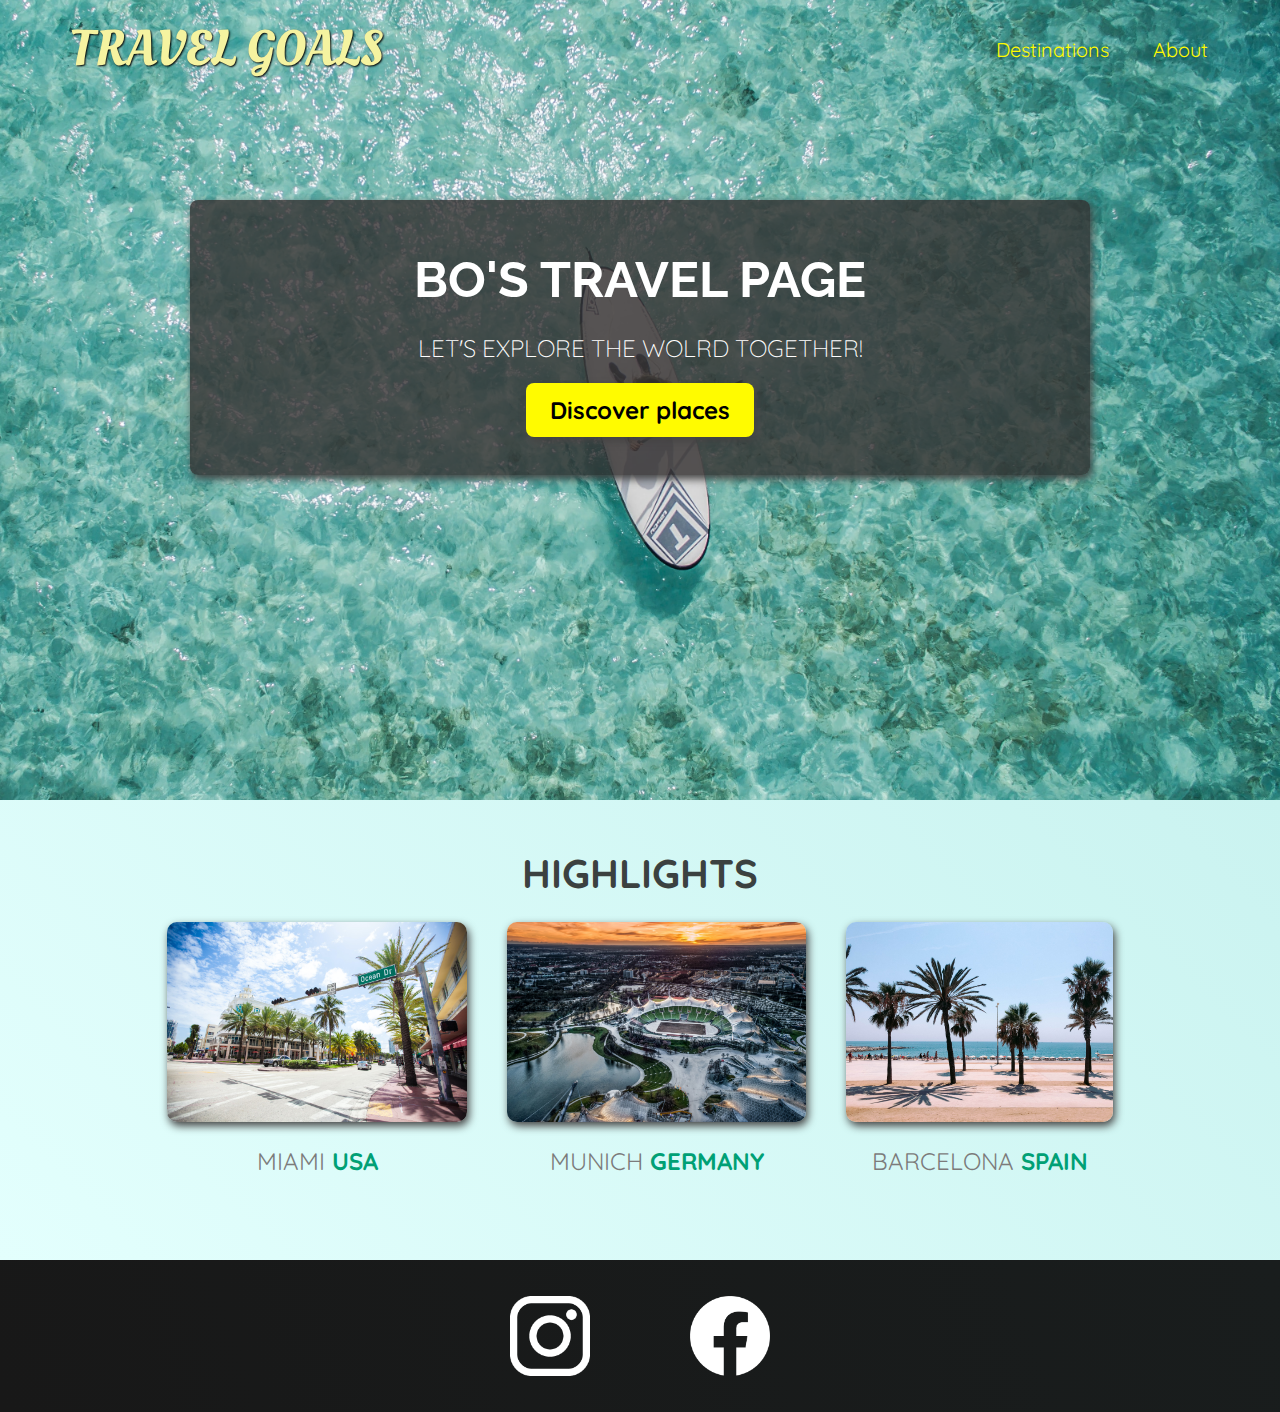
<file: index.html>
<!DOCTYPE html>
<html lang="en">
  <head>
    <meta charset="UTF-8" />
    <meta http-equiv="X-UA-Compatible" content="IE=edge" />
    <meta name="viewport" content="width=device-width, initial-scale=1.0" />
    <link
      href="https://fonts.googleapis.com/css2?family=Raleway:wght@700&family=Oleo+Script:wght@700&family=Quicksand:wght@300;500&display=swap"
      rel="stylesheet"
    />
    <link rel="stylesheet" href="shared.css" />
    <link rel="stylesheet" href="styles.css" />
    <title>Travel Goals</title>
  </head>
  <body>
    <header>
      <div id="page-logo"><a href="#">Travel Goals</a></div>
      <nav>
        <ul>
          <li><a href="places.html">Destinations</a></li>
          <li><a href="#">About</a></li>
        </ul>
      </nav>
    </header>

    <main>
      <section id="hero">
        <div id="hero-content">
          <h1>Bo's Travel Page</h1>
          <p>Let's explore the wolrd together!</p>
          <a href="places.html">Discover places</a>
        </div>
      </section>

      <section id="highlights">
        <h2>Highlights</h2>
        <ul id="destinations">
          <li class="destination">
            <img src="images/places/miami.jpg" alt="The Streets of Miami" />
            <p>Miami <strong>USA</strong></p>
          </li>
          <li class="destination">
            <img
              src="images/places/munich.jpg"
              alt="Munich stadium in winter"
            />
            <p>Munich <strong>Germany</strong></p>
          </li>
          <li class="destination">
            <img
              src="images/places/barcelona.jpg"
              alt="Palm beach in Barcelona"
            />
            <p>Barcelona <strong>Spain</strong></p>
          </li>
        </ul>
      </section>
    </main>

    <footer>
      <ul>
        <li>
          <a href="https://www.instagram.com/" target="_blank"
            ><img src="images/icons/insta.png" alt="Instagram logo"
          /></a>
        </li>
        <li>
          <a href="https://www.facebook.com/" target="_blank"
            ><img src="images/icons/facebook.png" alt="Facebook logo"
          /></a>
        </li>
      </ul>
    </footer>
  </body>
</html>
</file>
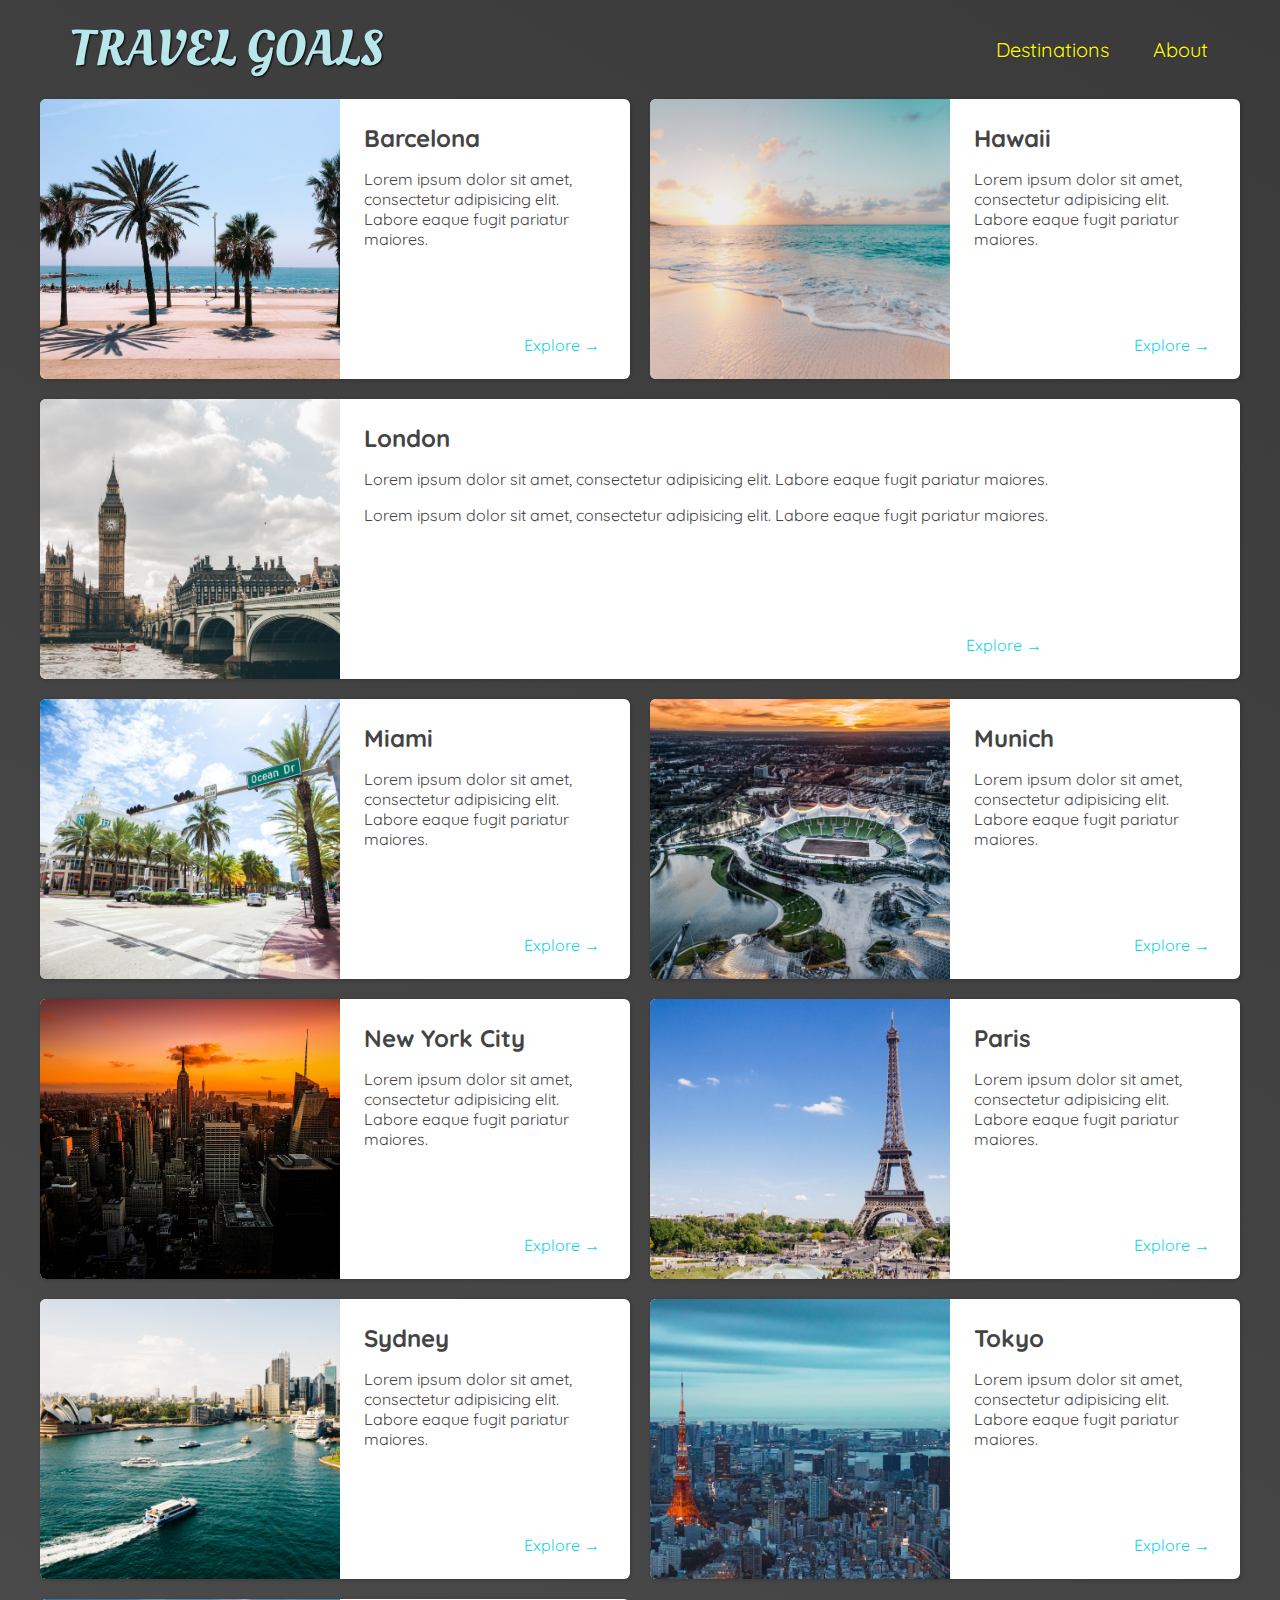
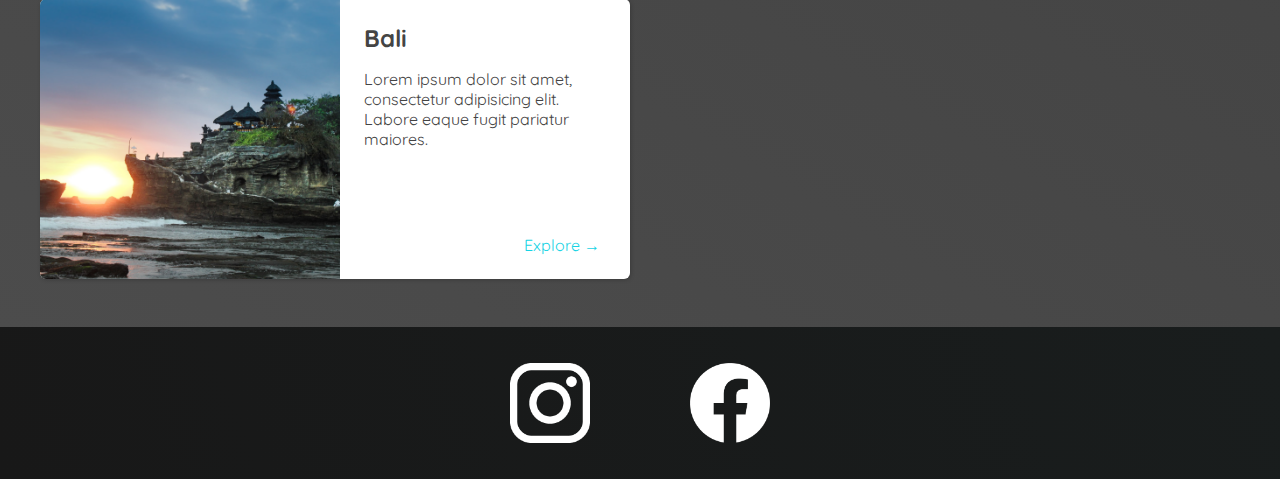
<file: places.html>
<!DOCTYPE html>
<html lang="en">
  <head>
    <meta charset="UTF-8" />
    <meta http-equiv="X-UA-Compatible" content="IE=edge" />
    <meta name="viewport" content="width=device-width, initial-scale=1.0" />
    <link
      href="https://fonts.googleapis.com/css2?family=Raleway:wght@700&family=Oleo+Script:wght@700&family=Quicksand:wght@300;500&display=swap"
      rel="stylesheet"
    />
    <link rel="stylesheet" href="shared.css" />
    <link rel="stylesheet" href="places.css" />
    <title>Places</title>
  </head>
  <body>
    <header>
      <div id="page-logo"><a href="index.html">Travel Goals</a></div>
      <nav>
        <ul>
          <li><a href="places.html">Destinations</a></li>
          <li><a href="#">About</a></li>
        </ul>
      </nav>
    </header>

    <main>
      <ul>
        <li>
          <img src="images/places/barcelona.jpg" alt="City of Barcelona" />
          <div class="item-content">
            <div>
              <h2>Barcelona</h2>
              <p>
                Lorem ipsum dolor sit amet, consectetur adipisicing elit. Labore
                eaque fugit pariatur maiores.
              </p>
            </div>
            <div class="actions">
              <a href="https://en.wikipedia.org/wiki/Barcelona" target="_blank"
                >Explore &rarr;</a
              >
            </div>
          </div>
        </li>
        <li>
          <img src="images/places/hawaii.jpg" alt="Hawaii beach" />
          <div class="item-content">
            <div>
              <h2>Hawaii</h2>
              <p>
                Lorem ipsum dolor sit amet, consectetur adipisicing elit. Labore
                eaque fugit pariatur maiores.
              </p>
            </div>
            <div class="actions">
              <a href="https://en.wikipedia.org/wiki/Hawaii" target="_blank"
                >Explore &rarr;</a
              >
            </div>
          </div>
        </li>
        <li>
          <img src="images/places/london.jpg" alt="London city" />
          <div class="item-content">
            <div>
              <h2>London</h2>
              <p>
                Lorem ipsum dolor sit amet, consectetur adipisicing elit. Labore
                eaque fugit pariatur maiores.
              </p>
              <p>
                Lorem ipsum dolor sit amet, consectetur adipisicing elit. Labore
                eaque fugit pariatur maiores.
              </p>
            </div>
            <div class="actions">
              <a href="https://en.wikipedia.org/wiki/London" target="_blank"
                >Explore &rarr;</a
              >
            </div>
          </div>
        </li>
        <li>
          <img src="images/places/miami.jpg" alt="Miami streets" />
          <div class="item-content">
            <div>
              <h2>Miami</h2>
              <p>
                Lorem ipsum dolor sit amet, consectetur adipisicing elit. Labore
                eaque fugit pariatur maiores.
              </p>
            </div>
            <div class="actions">
              <a href="https://en.wikipedia.org/wiki/Miami" target="_blank"
                >Explore &rarr;</a
              >
            </div>
          </div>
        </li>
        <li>
          <img src="images/places/munich.jpg" alt="Munich football stadium" />
          <div class="item-content">
            <div>
              <h2>Munich</h2>
              <p>
                Lorem ipsum dolor sit amet, consectetur adipisicing elit. Labore
                eaque fugit pariatur maiores.
              </p>
            </div>
            <div class="actions">
              <a href="https://en.wikipedia.org/wiki/Munich" target="_blank"
                >Explore &rarr;</a
              >
            </div>
          </div>
        </li>
        <li>
          <img
            src="images/places/new-york-city.jpg"
            alt="New York City skyline"
          />
          <div class="item-content">
            <div>
              <h2>New York City</h2>
              <p>
                Lorem ipsum dolor sit amet, consectetur adipisicing elit. Labore
                eaque fugit pariatur maiores.
              </p>
            </div>
            <div class="actions">
              <a
                href="https://en.wikipedia.org/wiki/New_York_City"
                target="_blank"
                >Explore &rarr;</a
              >
            </div>
          </div>
        </li>
        <li>
          <img src="images/places/paris.jpg" alt="Paris city" />
          <div class="item-content">
            <div>
              <h2>Paris</h2>
              <p>
                Lorem ipsum dolor sit amet, consectetur adipisicing elit. Labore
                eaque fugit pariatur maiores.
              </p>
            </div>
            <div class="actions">
              <a href="https://en.wikipedia.org/wiki/Paris" target="_blank"
                >Explore &rarr;</a
              >
            </div>
          </div>
        </li>
        <li>
          <img src="images/places/sydney.jpg" alt="Sydney beach" />
          <div class="item-content">
            <div>
              <h2>Sydney</h2>
              <p>
                Lorem ipsum dolor sit amet, consectetur adipisicing elit. Labore
                eaque fugit pariatur maiores.
              </p>
            </div>
            <div class="actions">
              <a href="https://en.wikipedia.org/wiki/Sydney" target="_blank"
                >Explore &rarr;</a
              >
            </div>
          </div>
        </li>
        <li>
          <img
            src="images/places/tokyo.jpg"
            alt="Tokyo skyline"
            target="_blank"
          />
          <div class="item-content">
            <div>
              <h2>Tokyo</h2>
              <p>
                Lorem ipsum dolor sit amet, consectetur adipisicing elit. Labore
                eaque fugit pariatur maiores.
              </p>
            </div>
            <div class="actions">
              <a href="https://en.wikipedia.org/wiki/Tokyo" target="_blank"
                >Explore &rarr;</a
              >
            </div>
          </div>
        </li>
        <li>
          <img src="images/places/bali.jpg" alt="Bali beach" />
          <div class="item-content">
            <div>
              <h2>Bali</h2>
              <p>
                Lorem ipsum dolor sit amet, consectetur adipisicing elit. Labore
                eaque fugit pariatur maiores.
              </p>
            </div>
            <div class="actions">
              <a href="https://en.wikipedia.org/wiki/Bali" target="_blank"
                >Explore &rarr;</a
              >
            </div>
          </div>
        </li>
      </ul>
    </main>

    <footer>
      <ul>
        <li>
          <a href="https://www.instagram.com/" target="_blank"
            ><img src="images/icons/insta.png" alt="Instagram logo"
          /></a>
        </li>
        <li>
          <a href="https://www.facebook.com/" target="_blank"
            ><img src="images/icons/facebook.png" alt="Facebook logo"
          /></a>
        </li>
      </ul>
    </footer>
  </body>
</html>
</file>
<file: shared.css>
body {
  font-family: "Quicksand", sans-serif;
  margin: 0;
}

/* Header */

ul {
  list-style: none;
  margin: 0;
  padding: 0;
}

header {
  display: flex;
  justify-content: space-between;
  align-items: center;
  padding: 15px 60px;
  position: absolute;
  width: 100%;
  top: 0;
  left: 0;
  box-sizing: border-box;
}

#page-logo a {
  padding: 10px;
  font-family: "Oleo Script", sans-serif;
  color: rgb(245, 243, 160);
  font-size: 50px;
  text-decoration: none;
  text-transform: uppercase;
  text-shadow: 1px 1px 2px rgb(0, 0, 0);
}

header ul {
  display: flex;
}

header li {
  margin-left: 20px;
}

header li a {
  color: rgb(255, 251, 0);
  text-decoration: none;
  font-size: 20px;
  padding: 12px;
  text-shadow: 1px 1px 2px rgba(0, 0, 0, 0.2);
  border-radius: 6px;
}

header li a:hover {
  color: rgb(77, 77, 77);
  background-color: rgb(255, 251, 0);
}

/* Footer */

footer {
  background: linear-gradient(70deg, rgb(24, 24, 24), rgb(25, 29, 29));
  padding: 36px;
}

footer ul {
  display: flex;
  justify-content: center;
  /* padding: 40px; */
}

footer li {
  width: 80px;
  height: 80px;
  margin: 0 50px;
}

footer img {
  width: 100%;
  height: 100%;
}
</file>
<file: styles.css>
/* Hero Section */

#hero {
  height: 800px;
  background-image: url(images/places/ocean.jpg);
  background-position: center;
  background-size: cover;
}

#hero-content {
  width: 900px;
  background-color: rgba(51, 47, 47, 0.8);
  box-shadow: 2px 4px 8px rgb(68, 67, 67);
  border-radius: 8px;
  text-align: center;
  padding: 50px 0;
  margin: 0 auto;
  position: relative;
  top: 200px;
}

#hero-content h1 {
  color: white;
  text-transform: uppercase;
  font-size: 50px;
  font-family: "Raleway", sans-serif;
  margin: 0;
}

#hero-content p {
  color: white;
  text-transform: uppercase;
  font-size: 24px;
  font-weight: 300;
  margin-bottom: 32px;
}

#hero-content a {
  text-decoration: none;
  background-color: rgb(255, 251, 0);
  padding: 12px 24px;
  color: black;
  font-size: 24px;
  font-weight: bold;
  border-radius: 8px;
  box-shadow: 2px 4px 8px rgb(68, 67, 67);
}

#hero-content a:hover {
  background-color: rgb(255, 238, 0);
}

/* Highlights Section */

#destinations {
  display: flex;
  justify-content: center;
  width: 90%;
  margin: auto;
  margin-bottom: 40px;
}

.destination {
  margin: 0 20px;
}

#highlights {
  padding: 24px;
  background: linear-gradient(45deg, rgb(227, 255, 253), rgb(202, 243, 240));
}

#highlights h2 {
  text-transform: uppercase;
  text-align: center;
  font-size: 40px;
  color: rgb(59, 65, 64);
  margin: 24px 0;
}

.destination p {
  text-align: center;
  text-transform: uppercase;
  font-size: 24px;
  color: rgb(124, 123, 123);
  margin: 20px 0;
}

.destination strong {
  color: rgb(0, 160, 117);
}

.destination img {
  height: 200px;
  width: 100%;
  box-shadow: 2px 4px 8px rgb(68, 67, 67);
  border-radius: 10px;
  object-fit: cover;
}
</file>
<file: places.css>
body {
  background: linear-gradient(30deg, rgb(77, 77, 77), rgb(58, 58, 58));
  color: rgb(68, 68, 68);
}

#page-logo a {
  color: rgb(183, 230, 235);
}

header {
  position: static;
}

header a {
  color: rgb(183, 230, 235);
}

header nav a:hover {
  background-color: rgb(183, 230, 235);
  color: rgb(59, 59, 59);
}

main ul {
  width: 1200px;
  margin: 0 auto 48px auto;
  display: grid;
  grid-template-columns: 1fr 1fr;
  grid-row-gap: 20px;
  grid-column-gap: 20px;
}

main li {
  display: flex;
  background-color: white;
  box-shadow: 1px 1px 4px rgba(0, 0, 0, 0.2);
  border-radius: 6px;
  overflow: hidden;
}

main li:nth-of-type(3) {
  grid-column: 1 / 3;
}

main li img {
  width: 300px;
  height: 280px;
  object-fit: cover;
}

.item-content {
  padding: 24px;
  display: flex;
  flex-direction: column;
  justify-content: space-between;
}

.item-content h2 {
  margin: 0;
}

.actions {
  text-align: right;
}

.actions a {
  text-decoration: none;
  padding: 6px;
  color: rgb(22, 211, 228);
  border-radius: 5px;
}

.actions a:hover {
  background-color: rgb(235, 253, 255);
}
</file>
